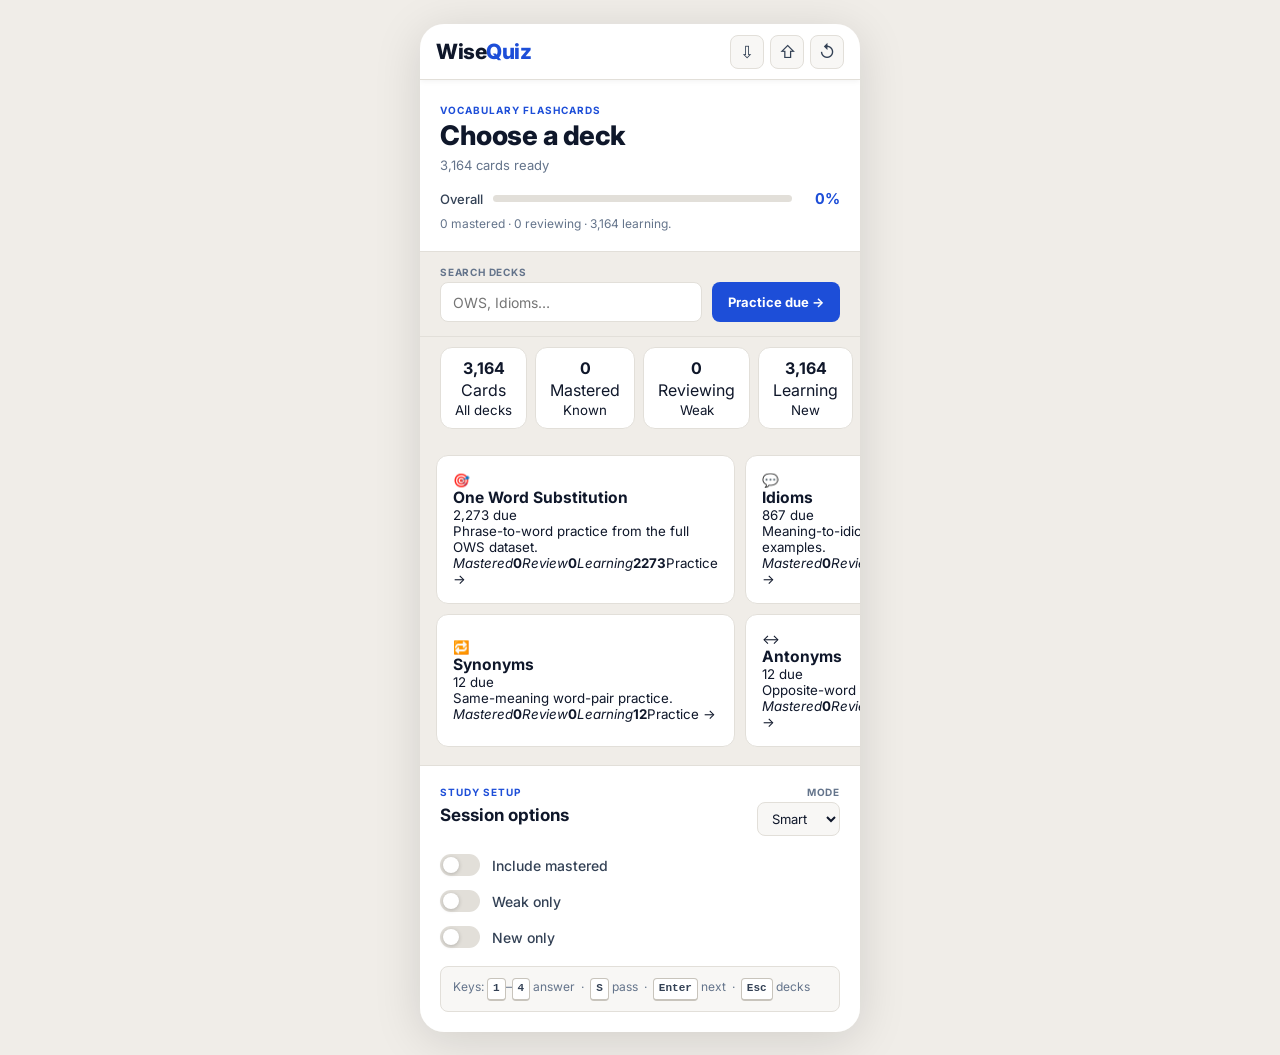
<file: index.html>
<!doctype html>
<html lang="en">
<head>
  <meta charset="utf-8">
  <meta name="viewport" content="width=device-width, initial-scale=1">
  <meta name="description" content="WiseQuiz vocabulary flashcards for OWS, idioms, synonyms, and antonyms.">
  <meta name="theme-color" content="#1d4ed8" media="(prefers-color-scheme: light)">
  <meta name="theme-color" content="#0f172a"  media="(prefers-color-scheme: dark)">
  <meta name="color-scheme" content="light dark">
  <meta name="apple-mobile-web-app-capable" content="yes">
  <meta name="apple-mobile-web-app-status-bar-style" content="default">
  <link rel="manifest" href="manifest.json">
  <link rel="apple-touch-icon" href="icons/icon-192.png">
  <title>WiseQuiz</title>
  <link rel="preconnect" href="https://fonts.googleapis.com">
  <link rel="preconnect" href="https://fonts.gstatic.com" crossorigin>
  <link href="https://fonts.googleapis.com/css2?family=Inter:wght@400;500;600;700;800;900&display=swap" rel="stylesheet">
  <link rel="stylesheet" href="styles.css">
  <script src="app.js" defer></script>  <!-- defer: head placement = earlier download, same late execution -->
  <script>
    /* Register service worker — gives offline support + install-to-home-screen */
    if ('serviceWorker' in navigator) {
      window.addEventListener('load', () => {
        navigator.serviceWorker.register('/sw.js')
          .catch((err) => console.warn('SW registration failed:', err));
      });
    }
  </script>
</head>
<body>

<a class="skip-link" href="#mainContent">Skip to content</a>

<div class="phone-shell">

  <!-- ── Top bar ──────────────────────────────── -->
  <header class="app-topbar">
    <a class="brand" href="#" data-action="home" aria-label="WiseQuiz home">
      <span class="brand-word">Wise<span>Quiz</span></span>
    </a>
    <div class="top-actions" role="toolbar" aria-label="App controls">
      <button class="icon-btn" id="exportBtn" type="button" title="Export progress">⇩</button>
      <label  class="icon-btn file-btn" for="importInput" title="Import progress">⇧</label>
      <input  id="importInput" type="file" accept="application/json,.json" hidden>
      <button class="icon-btn danger" id="resetBtn" type="button" title="Reset progress">↺</button>
    </div>
  </header>

  <main id="mainContent">

    <!-- ══════════════════════════════════════════
         HOME SCREEN
         ══════════════════════════════════════════ -->
    <section id="homeScreen" class="screen active" aria-labelledby="dashboardTitle">

      <!-- Hero -->
      <section class="study-hero">
        <p class="eyebrow">Vocabulary flashcards</p>
        <h1 id="dashboardTitle">Choose a deck</h1>
        <p id="statusBox">Loading data…</p>
        <div class="master-row" aria-label="Overall mastery">
          <span>Overall</span>
          <div class="master-track"><i id="overallMasterBar"></i></div>
          <b id="heroMastery">0%</b>
        </div>
        <p class="sub-status" id="heroSubStatus">Preparing your quiz boxes.</p>
      </section>

      <!-- Search + CTA -->
      <section class="quick-panel" aria-label="Quick controls">
        <div class="search-wrap">
          <label for="searchInput">Search decks</label>
          <input id="searchInput" type="search" placeholder="OWS, Idioms…" autocomplete="off">
        </div>
        <button class="primary-action" type="button" data-action="first-ready">
          Practice due →
        </button>
      </section>

      <!-- Stats strip -->
      <div class="stats-strip" id="overallStats" aria-label="Overall progress"></div>

      <!-- Deck grid -->
      <div class="deck-list" id="categoryGrid" aria-label="Practice decks"></div>

      <!-- Settings -->
      <section class="settings-panel" id="settingsPanel" aria-labelledby="settingsTitle">
        <div class="settings-title-row">
          <div>
            <p class="eyebrow">Study setup</p>
            <h2 id="settingsTitle">Session options</h2>
          </div>
          <label class="select-pill" for="studyMode">
            <span>Mode</span>
            <select id="studyMode">
              <option value="smart">Smart</option>
              <option value="instant">Instant</option>
            </select>
          </label>
        </div>

        <div class="settings-grid">
          <label class="toggle-line">
            <input type="checkbox" id="includeMastered">
            <span class="toggle-ui"></span>
            <b>Include mastered</b>
          </label>
          <label class="toggle-line">
            <input type="checkbox" id="weakOnly">
            <span class="toggle-ui"></span>
            <b>Weak only</b>
          </label>
          <label class="toggle-line">
            <input type="checkbox" id="unlearnedOnly">
            <span class="toggle-ui"></span>
            <b>New only</b>
          </label>
        </div>

        <p class="shortcut-note">
          Keys: <kbd>1</kbd>–<kbd>4</kbd> answer &nbsp;·&nbsp;
          <kbd>S</kbd> pass &nbsp;·&nbsp;
          <kbd>Enter</kbd> next &nbsp;·&nbsp;
          <kbd>Esc</kbd> decks
        </p>
      </section>

    </section><!-- /homeScreen -->

    <!-- ══════════════════════════════════════════
         QUIZ SCREEN
         ══════════════════════════════════════════ -->
    <section id="quizScreen" class="screen" aria-label="Quiz">

      <div class="quiz-header">
        <button class="back-link" id="backBtn" type="button">← Decks</button>
        <div>
          <span id="quizCategory">Quiz</span>
          <span id="quizCount">0 attempted · 0 correct</span>
        </div>
      </div>

      <article class="flashcard">

        <!-- progress bar -->
        <div class="progress-line" aria-hidden="true">
          <span id="progressLine"></span>
        </div>

        <!-- label + score -->
        <div class="flash-meta">
          <p class="eyebrow" id="promptLabel">Choose the answer</p>
          <span id="questionScore" class="score-chip">Score 0 / 5</span>
        </div>

        <!-- question -->
        <h2 id="questionText">Loading…</h2>

        <!-- options injected by app.js -->
        <div id="optionGrid" class="option-list" role="group" aria-labelledby="questionText"></div>

        <!-- feedback -->
        <div id="feedbackBox" class="feedback-box hidden" role="alert"></div>

        <!-- controls -->
        <div class="session-controls">
          <button id="passBtn"   class="secondary-action" type="button">Pass</button>
          <button id="finishBtn" class="secondary-action" type="button">Finish</button>
          <button id="nextBtn"   class="next-action hidden" type="button">Continue →</button>
        </div>

      </article>

    </section><!-- /quizScreen -->

  </main>
</div><!-- /phone-shell -->

</body>
</html>
</file>
<file: styles.css>
/* ════════════════════════════════════════════════
   WiseQuiz – Improved UI/UX
   Drop this file in your project to replace styles.css
   ════════════════════════════════════════════════ */

/* ── Design tokens ──────────────────────────────── */
:root {
  /* Palette */
  --bg:             #f0ede8;   /* warm parchment page */
  --surface:        #ffffff;
  --surface-alt:    #f8f7f5;
  --border:         #e2dfd9;
  --border-strong:  #c8c4bc;

  /* Brand */
  --primary:        #1d4ed8;
  --primary-hover:  #1e40af;
  --primary-light:  #dbeafe;

  /* Answer states */
  --correct:        #16a34a;
  --correct-bg:     #f0fdf4;
  --correct-mid:    #bbf7d0;
  --wrong:          #dc2626;
  --wrong-bg:       #fef2f2;
  --wrong-mid:      #fecaca;

  /* Text */
  --text:           #0f172a;
  --text-mid:       #334155;
  --text-muted:     #64748b;
  --correct-text:   #14532d;  /* answer-state text: dark green (light mode) */
  --wrong-text:     #7f1d1d;  /* answer-state text: dark red (light mode) */

  /* Geometry */
  --radius-sm:  8px;
  --radius:     12px;
  --radius-lg:  20px;
  --radius-pill:99px;

  /* Shadows */
  --shadow:     0 1px 3px rgba(0,0,0,.07), 0 4px 14px rgba(0,0,0,.06);
  --shadow-lg:  0 4px 32px rgba(0,0,0,.10);

  /* Motion */
  --ease: cubic-bezier(.4,0,.2,1);
  --dur:  180ms;
}

/* ── Reset ──────────────────────────────────────── */
*, *::before, *::after { box-sizing: border-box; margin: 0; padding: 0; }

html {
  font-family: 'Inter', system-ui, sans-serif;
  font-size: 16px;
  -webkit-font-smoothing: antialiased;
  -webkit-text-size-adjust: 100%;     /* IMPROVEMENT: stop iOS auto-scaling fonts and breaking layouts */
  text-size-adjust: 100%;
  text-rendering: optimizeLegibility; /* IMPROVEMENT: better kerning on headings */
  color: var(--text);
  scroll-padding-top: 56px;
  scroll-behavior: smooth;            /* IMPROVEMENT: smooth skip-link / anchor jumps */
}

body {
  min-height: 100dvh;
  background: var(--bg);
  display: flex;
  justify-content: center;
  align-items: flex-start;
}

button, select, input { font-family: inherit; }
button, label { touch-action: manipulation; } /* IMPROVEMENT: remove 300ms tap delay on older mobile browsers */
button        { user-select: none; }          /* IMPROVEMENT: rapid mobile taps won't select button text */

/* ── Accessibility ──────────────────────────────── */
.skip-link {
  position: absolute;
  left: -999px;
  top: 8px;
  z-index: 99;
  background: var(--primary);
  color: #fff;
  padding: 8px 16px;
  border-radius: var(--radius-sm);
  font-size: 13px;
  font-weight: 600;
  text-decoration: none;
}
.skip-link:focus { left: 8px; }

:focus-visible {
  outline: 3px solid var(--primary);
  outline-offset: 2px;
  /* no border-radius override — outline follows each element's own shape automatically */
}

/* ── Phone shell ────────────────────────────────── */
.phone-shell {
  width: 100%;
  max-width: 440px;
  min-height: 100dvh;
  background: var(--bg);
  display: flex;
  flex-direction: column;
}

/* ── Top bar ────────────────────────────────────── */
.app-topbar {
  position: sticky;
  top: 0;
  z-index: 20;
  display: flex;
  align-items: center;
  justify-content: space-between;
  padding: 0 16px;
  height: 56px;
  background: var(--surface);
  border-bottom: 1px solid var(--border);
  box-shadow: 0 1px 6px rgba(0,0,0,.06);
}

.brand { text-decoration: none; }
.brand-word {
  font-size: 21px;
  font-weight: 800;
  letter-spacing: -.5px;
  color: var(--text);
  line-height: 1;
}
.brand-word span { color: var(--primary); }

.top-actions { display: flex; gap: 6px; }

.icon-btn {
  width: 34px;
  height: 34px;
  border: 1.5px solid var(--border);
  border-radius: var(--radius-sm);
  background: var(--surface-alt);
  color: var(--text-mid);
  font-size: 17px;
  cursor: pointer;
  display: flex;
  align-items: center;
  justify-content: center;
  transition: background var(--dur) var(--ease),
              border-color var(--dur) var(--ease),
              color var(--dur) var(--ease),
              transform 120ms ease;
}
.icon-btn:hover {
  background: var(--primary-light);
  border-color: var(--primary);
  color: var(--primary);
}
.icon-btn:active { transform: scale(.91); }
.icon-btn.danger:hover {
  background: var(--wrong-bg);
  border-color: var(--wrong);
  color: var(--wrong);
}
.file-btn { cursor: pointer; }

/* ── Screens ────────────────────────────────────── */
.screen { display: none; }
.screen.active { display: block; }

main { flex: 1; }

/* ══════════════════════════════════════════════════
   HOME SCREEN
   ══════════════════════════════════════════════════ */

/* ── Hero ───────────────────────────────────────── */
.study-hero {
  padding: 24px 20px 20px;
  background: var(--surface);
  border-bottom: 1px solid var(--border);
}

.eyebrow {
  font-size: 10px;
  font-weight: 700;
  letter-spacing: .1em;
  text-transform: uppercase;
  color: var(--primary);
  margin-bottom: 4px;
}

.study-hero h1 {
  font-size: 27px;
  font-weight: 800;
  letter-spacing: -.5px;
  line-height: 1.15;
  margin-bottom: 6px;
}

#statusBox {
  font-size: 13px;
  color: var(--text-muted);
  margin-bottom: 14px;
  min-height: 18px;
}

/* overall mastery row */
.master-row {
  display: flex;
  align-items: center;
  gap: 10px;
  font-size: 13px;
  font-weight: 500;
  color: var(--text-mid);
}
.master-track {
  flex: 1;
  height: 7px;
  border-radius: var(--radius-pill);
  background: var(--border);
  overflow: hidden;
}
.master-track i {
  display: block;
  width: 0;                  /* BUG FIX: start at 0, app.js sets the real value */
  height: 100%;
  border-radius: var(--radius-pill);
  background: linear-gradient(90deg, var(--primary) 0%, #60a5fa 100%);
  transition: width .7s var(--ease);
  will-change: width;        /* hint GPU for smooth bar animation */
  font-style: normal;
}
.master-row b {
  font-size: 15px;
  font-weight: 700;
  color: var(--primary);
  min-width: 38px;
  text-align: right;
  font-variant-numeric: tabular-nums; /* IMPROVEMENT: stable width as % animates */
}

.sub-status {
  font-size: 12px;
  color: var(--text-muted);
  margin-top: 8px;
}

/* ── Quick panel ────────────────────────────────── */
.quick-panel {
  display: flex;
  gap: 10px;
  align-items: flex-end;
  padding: 14px 20px;
  background: var(--bg);
  border-bottom: 1px solid var(--border);
}

.search-wrap {
  flex: 1;
  display: flex;
  flex-direction: column;
  gap: 4px;
}
.search-wrap label {
  font-size: 10px;
  font-weight: 700;
  text-transform: uppercase;
  letter-spacing: .08em;
  color: var(--text-muted);
}
#searchInput {
  height: 40px;
  padding: 0 12px;
  border: 1.5px solid var(--border);
  border-radius: var(--radius-sm);
  background: var(--surface);
  font-size: 14px;
  color: var(--text);
  outline: none;
  transition: border-color var(--dur) var(--ease),
              box-shadow var(--dur) var(--ease);
}
#searchInput:focus {
  border-color: var(--primary);
  box-shadow: 0 0 0 3px var(--primary-light);
}

.primary-action {
  height: 40px;
  padding: 0 16px;
  background: var(--primary);
  color: #fff;
  border: none;
  border-radius: var(--radius-sm);
  font-size: 13px;
  font-weight: 700;
  cursor: pointer;
  white-space: nowrap;
  transition: background var(--dur) var(--ease),
              transform 120ms ease;
}
.primary-action:hover { background: var(--primary-hover); }
.primary-action:active { transform: scale(.97); }

/* ── Stats strip ────────────────────────────────── */
.stats-strip {
  display: flex;
  gap: 8px;                /* IMPROVEMENT: use gap, not margin-right on every child */
  padding: 10px 20px;
  overflow-x: auto;
  scrollbar-width: none;
}
.stats-strip::-webkit-scrollbar { display: none; }

/* stat items that app.js might create */
.stats-strip > * {
  display: flex;
  flex-direction: column;
  align-items: center;
  gap: 2px;
  padding: 10px 14px;
  border-radius: var(--radius);
  background: var(--surface);
  border: 1px solid var(--border);
  flex-shrink: 0;
  min-width: 72px;
}

/* ── Deck list ──────────────────────────────────── */
.deck-list {
  display: grid;
  grid-template-columns: 1fr 1fr;
  gap: 10px;
  padding: 16px 16px 8px;
}

/* deck cards – target whatever elements app.js creates */
.deck-list > * {
  background: var(--surface);
  border: 1.5px solid var(--border);
  border-radius: var(--radius);
  padding: 16px;
  cursor: pointer;
  text-align: left;
  transition: border-color var(--dur) var(--ease),
              transform var(--dur) var(--ease),
              box-shadow var(--dur) var(--ease);
  font-family: inherit;
  color: var(--text);
}
.deck-list > *:hover {
  border-color: var(--primary);
  transform: translateY(-2px);
  box-shadow: var(--shadow);
}
.deck-list > *:active { transform: translateY(0); }

/* ── Settings panel ─────────────────────────────── */
.settings-panel {
  background: var(--surface);
  border-top: 1px solid var(--border);
  padding: 20px;
  margin-top: 10px;
}

.settings-title-row {
  display: flex;
  align-items: flex-start;
  justify-content: space-between;
  gap: 12px;
  margin-bottom: 18px;
}
.settings-title-row > div { display: flex; flex-direction: column; gap: 3px; }
.settings-title-row h2 {
  font-size: 17px;
  font-weight: 700;
  color: var(--text);
}

.select-pill {
  display: flex;
  flex-direction: column;
  gap: 4px;
  align-items: flex-end;
  flex-shrink: 0;
}
.select-pill span {
  font-size: 10px;
  font-weight: 700;
  text-transform: uppercase;
  letter-spacing: .08em;
  color: var(--text-muted);
}
.select-pill select {
  height: 34px;
  padding: 0 10px;
  border: 1.5px solid var(--border);
  border-radius: var(--radius-sm);
  background: var(--surface-alt);
  font-size: 13px;
  color: var(--text);
  cursor: pointer;
  outline: none;
  transition: border-color var(--dur) var(--ease);
}
.select-pill select:focus { border-color: var(--primary); }

.settings-grid {
  display: flex;
  flex-direction: column;
  gap: 14px;
  margin-bottom: 18px;
}

.toggle-line {
  display: flex;
  align-items: center;
  gap: 12px;
  cursor: pointer;
  user-select: none;
}
.toggle-line input[type="checkbox"] { display: none; }

.toggle-ui {
  width: 40px;
  height: 22px;
  border-radius: var(--radius-pill);
  background: var(--border);
  position: relative;
  flex-shrink: 0;
  transition: background var(--dur) var(--ease);
}
.toggle-ui::after {
  content: '';
  position: absolute;
  width: 16px;
  height: 16px;
  top: 3px;
  left: 3px;
  border-radius: 50%;
  background: #fff;
  box-shadow: 0 1px 4px rgba(0,0,0,.22);
  transition: transform var(--dur) var(--ease);
}
.toggle-line input:checked + .toggle-ui { background: var(--primary); }
.toggle-line input:checked + .toggle-ui::after { transform: translateX(18px); }

.toggle-line b {
  font-size: 14px;
  font-weight: 500;
  color: var(--text-mid);
}

.shortcut-note {
  font-size: 12px;
  color: var(--text-muted);
  line-height: 1.6;
  padding: 10px 12px;
  background: var(--surface-alt);
  border: 1px solid var(--border);
  border-radius: var(--radius-sm);
}
.shortcut-note kbd {
  display: inline-block;
  padding: 1px 5px;
  background: var(--surface);
  border: 1px solid var(--border-strong);
  border-bottom-width: 2px;
  border-radius: 4px;
  font-size: 11px;
  color: var(--text-mid);
  font-weight: 600;
}

/* ══════════════════════════════════════════════════
   QUIZ SCREEN
   ══════════════════════════════════════════════════ */

#quizScreen { min-height: 100dvh; }

/* ── Quiz header ────────────────────────────────── */
.quiz-header {
  display: flex;
  align-items: center;
  justify-content: space-between;
  padding: 0 16px;
  height: 52px;
  background: var(--surface);
  border-bottom: 1px solid var(--border);
  gap: 12px;
}

.back-link {
  background: none;
  border: none;
  font-size: 14px;
  font-weight: 600;
  color: var(--primary);
  cursor: pointer;
  padding: 4px 0;
  white-space: nowrap;
  transition: opacity var(--dur) var(--ease);
}
.back-link:hover { opacity: .65; }

.quiz-header > div { text-align: right; line-height: 1.3; }
#quizCategory { font-size: 13px; font-weight: 600; color: var(--text); display: block; }
#quizCount    { font-size: 11px; font-weight: 400; color: var(--text-muted); display: block; } /* font-weight: 400 overrides <b> default bold */

/* ── Flashcard ──────────────────────────────────── */
.flashcard {
  margin: 16px;
  background: var(--surface);
  border: 1px solid var(--border);
  border-radius: var(--radius-lg);
  box-shadow: var(--shadow-lg);
  overflow: hidden;
}

/* progress bar inside card */
.progress-line {
  height: 5px;
  background: var(--border);
}
.progress-line span {
  display: block;
  width: 0;                  /* BUG FIX: start at 0, app.js sets the real value */
  height: 100%;
  background: linear-gradient(90deg, var(--primary) 0%, #60a5fa 100%);
  border-radius: 0 var(--radius-pill) var(--radius-pill) 0;
  transition: width .5s var(--ease);
  will-change: width;        /* hint GPU for smooth bar animation */
}

/* meta row: eyebrow + score chip */
.flash-meta {
  display: flex;
  align-items: center;
  justify-content: space-between;
  padding: 14px 18px 6px;
}

.score-chip {
  font-size: 12px;
  font-weight: 700;
  padding: 4px 10px;
  border-radius: var(--radius-pill);
  background: var(--primary-light);
  color: var(--primary);
  letter-spacing: .02em;
  font-variant-numeric: tabular-nums; /* IMPROVEMENT: stable chip width as "0/5" → "4/5" */
}

/* question */
#questionText {
  font-size: 19px;
  font-weight: 700;
  line-height: 1.45;
  padding: 6px 18px 18px;
  color: var(--text);
  letter-spacing: -.2px;
}

/* ── Option buttons ─────────────────────────────── */
/*
  App.js creates buttons inside #optionGrid (.option-list).
  We apply styles to all buttons there, and handle
  .correct and .wrong classes that app.js adds on reveal.
*/

.option-list {
  display: flex;
  flex-direction: column;
  gap: 9px;
  padding: 0 16px 16px;
  counter-reset: opt-counter;
}

/* base option button */
.option-list button,
.option-btn {
  counter-increment: opt-counter;
  display: flex;
  align-items: center;
  gap: 11px;
  width: 100%;
  min-height: 50px;
  padding: 11px 14px;
  border: 2px solid var(--border);
  border-radius: var(--radius);
  background: var(--surface-alt);
  font-size: 15px;
  font-weight: 500;
  color: var(--text);
  text-align: left;
  cursor: pointer;
  transition: background var(--dur) var(--ease),
              border-color var(--dur) var(--ease),
              color var(--dur) var(--ease),
              transform 120ms ease;
  line-height: 1.4;
  position: relative;
}

/* numbered badge */
.option-list button::before,
.option-btn::before {
  content: counter(opt-counter);
  flex-shrink: 0;
  display: inline-flex;
  align-items: center;
  justify-content: center;
  width: 28px;
  height: 28px;
  border-radius: 7px;
  background: var(--surface);
  border: 1.5px solid var(--border-strong);
  font-size: 12px;
  font-weight: 700;
  color: var(--text-muted);
  transition: background var(--dur) var(--ease),
              border-color var(--dur) var(--ease),
              color var(--dur) var(--ease);
}

/* hover — explicitly exclude revealed states so specificity can't leak */
.option-list button:hover:not(:disabled):not(.correct):not(.wrong):not(.dimmed),
.option-btn:hover:not(:disabled):not(.correct):not(.wrong):not(.dimmed) {
  border-color: var(--primary);
  background: var(--primary-light);
  transform: translateX(3px);
}
.option-list button:hover:not(:disabled):not(.correct):not(.wrong):not(.dimmed)::before,
.option-btn:hover:not(:disabled):not(.correct):not(.wrong):not(.dimmed)::before {
  background: var(--primary-light);
  border-color: var(--primary);
  color: var(--primary);
}

/* ✅ CORRECT — rich green */
.option-list button.correct,
.option-list button[data-correct="true"],
.option-list button[data-state="correct"],
.option-list .correct,
.option-btn.correct {
  background: var(--correct-bg)  !important;
  border-color: var(--correct)   !important;
  color: var(--correct-text)         !important;
  font-weight: 600;
  transform: none                !important;  /* BUG FIX: stop hover translateX overriding via higher specificity */
  cursor: default;
  pointer-events: none;                       /* IMPROVEMENT: kill all mouse interaction once revealed */
}
.option-list button.correct::before,
.option-list button[data-correct="true"]::before,
.option-list button[data-state="correct"]::before,
.option-list .correct::before,
.option-btn.correct::before {
  content: '✓'                 !important;
  background: var(--correct)   !important;
  border-color: var(--correct) !important;
  color: #fff                  !important;
}

/* ❌ WRONG — clear red */
.option-list button.wrong,
.option-list button[data-state="wrong"],
.option-list .wrong,
.option-btn.wrong {
  background: var(--wrong-bg)  !important;
  border-color: var(--wrong)   !important;
  color: var(--wrong-text)     !important;
  font-weight: 600;
  transform: none              !important;  /* BUG FIX: same as .correct */
  cursor: default;
  pointer-events: none;                     /* IMPROVEMENT: kill hover/click once revealed */
}
.option-list button.wrong::before,
.option-list button[data-state="wrong"]::before,
.option-list .wrong::before,
.option-btn.wrong::before {
  content: '✗'                !important;
  background: var(--wrong)    !important;
  border-color: var(--wrong)  !important;
  color: #fff                 !important;
}

/* dimmed / disabled after reveal */
.option-list button.dimmed,
.option-btn.dimmed,
.option-list button:disabled:not(.correct):not(.wrong),
.option-btn:disabled:not(.correct):not(.wrong) {
  opacity: .4;
  cursor: default;
  transform: none;
}

/* ── Feedback box ───────────────────────────────── */
.feedback-box {
  margin: 0 16px 10px;
  padding: 12px 15px;
  border-radius: var(--radius);
  font-size: 14px;
  font-weight: 500;
  line-height: 1.55;
  border: 1.5px solid transparent;
  background: var(--surface-alt);
}
.feedback-box.hidden { display: none; }

.feedback-box.correct,
.feedback-box[data-result="correct"] {
  background: var(--correct-bg);
  border-color: var(--correct-mid);
  color: var(--correct-text);
}
.feedback-box.wrong,
.feedback-box[data-result="wrong"] {
  background: var(--wrong-bg);
  border-color: var(--wrong-mid);
  color: var(--wrong-text);
}

/* ── Session controls ───────────────────────────── */
.session-controls {
  display: flex;
  gap: 8px;
  padding: 0 16px 20px;
}

.secondary-action {
  flex: 1;
  height: 44px;
  border: 1.5px solid var(--border-strong);
  border-radius: var(--radius-sm);
  background: var(--surface);
  font-size: 14px;
  font-weight: 600;
  color: var(--text-mid);
  cursor: pointer;
  transition: background var(--dur) var(--ease),
              border-color var(--dur) var(--ease),
              color var(--dur) var(--ease);
}
.secondary-action:hover {
  background: var(--bg);
  border-color: var(--primary);
  color: var(--primary);
}

.next-action {
  flex: 2;
  height: 44px;
  border: none;
  border-radius: var(--radius-sm);
  background: var(--primary);
  font-size: 14px;
  font-weight: 700;
  color: #fff;
  cursor: pointer;
  transition: background var(--dur) var(--ease),
              transform 120ms ease;
  letter-spacing: .01em;
}
.next-action:hover   { background: var(--primary-hover); }
.next-action:active  { transform: scale(.97); }
.next-action.hidden  { display: none; }

/* ── Screen transitions ─────────────────────────── */
/* Only the incoming screen animates; the outgoing one vanishes immediately (display:none) */
@keyframes screenIn {
  from { opacity: 0; transform: translateY(6px); }
  to   { opacity: 1; transform: translateY(0);   }
}
.screen.active {
  animation: screenIn 220ms var(--ease) both;
}

/* ── Reduced motion ─────────────────────────────── */
@media (prefers-reduced-motion: reduce) {
  *, *::before, *::after {
    transition-duration: .01ms !important;
    animation-duration:  .01ms !important;
  }
}

/* ── Dark mode ──────────────────────────────────── */
/*
  All colours are token-driven, so a single :root override
  flips the entire UI. No component-level selectors needed
  except for things that used hardcoded colours (now fixed above
  with --correct-text / --wrong-text variables).
*/
@media (prefers-color-scheme: dark) {
  :root {
    /* Surfaces */
    --bg:             #0f172a;
    --surface:        #1e293b;
    --surface-alt:    #263448;
    --border:         #334155;
    --border-strong:  #475569;

    /* Brand */
    --primary:        #60a5fa;  /* lighter blue — readable on dark bg */
    --primary-hover:  #93c5fd;
    --primary-light:  #1e3a5f;  /* tinted dark container for chips/tags */

    /* Answer states */
    --correct:        #4ade80;  /* lighter green — visible on dark bg */
    --correct-bg:     #052e16;
    --correct-mid:    #166534;
    --correct-text:   #bbf7d0;  /* override: the original dark green is invisible on dark bg */
    --wrong:          #f87171;  /* lighter red */
    --wrong-bg:       #450a0a;
    --wrong-mid:      #991b1b;
    --wrong-text:     #fecaca;  /* override: dark red → light pink */

    /* Text */
    --text:           #f1f5f9;
    --text-mid:       #cbd5e1;
    --text-muted:     #94a3b8;

    /* Shadows — need more opacity to show on dark surfaces */
    --shadow:         0 1px 3px rgba(0,0,0,.35), 0 4px 14px rgba(0,0,0,.3);
    --shadow-lg:      0 4px 32px rgba(0,0,0,.5);
  }
}

/* ── Desktop frame ──────────────────────────────── */
@media (min-width: 480px) {
  body { padding: 24px 0; align-items: flex-start; }
  .phone-shell {
    min-height: unset;
    border-radius: 24px;
    overflow: hidden;
    box-shadow: 0 8px 48px rgba(0,0,0,.13);
  }
  main { overflow-y: auto; }
}
</file>
